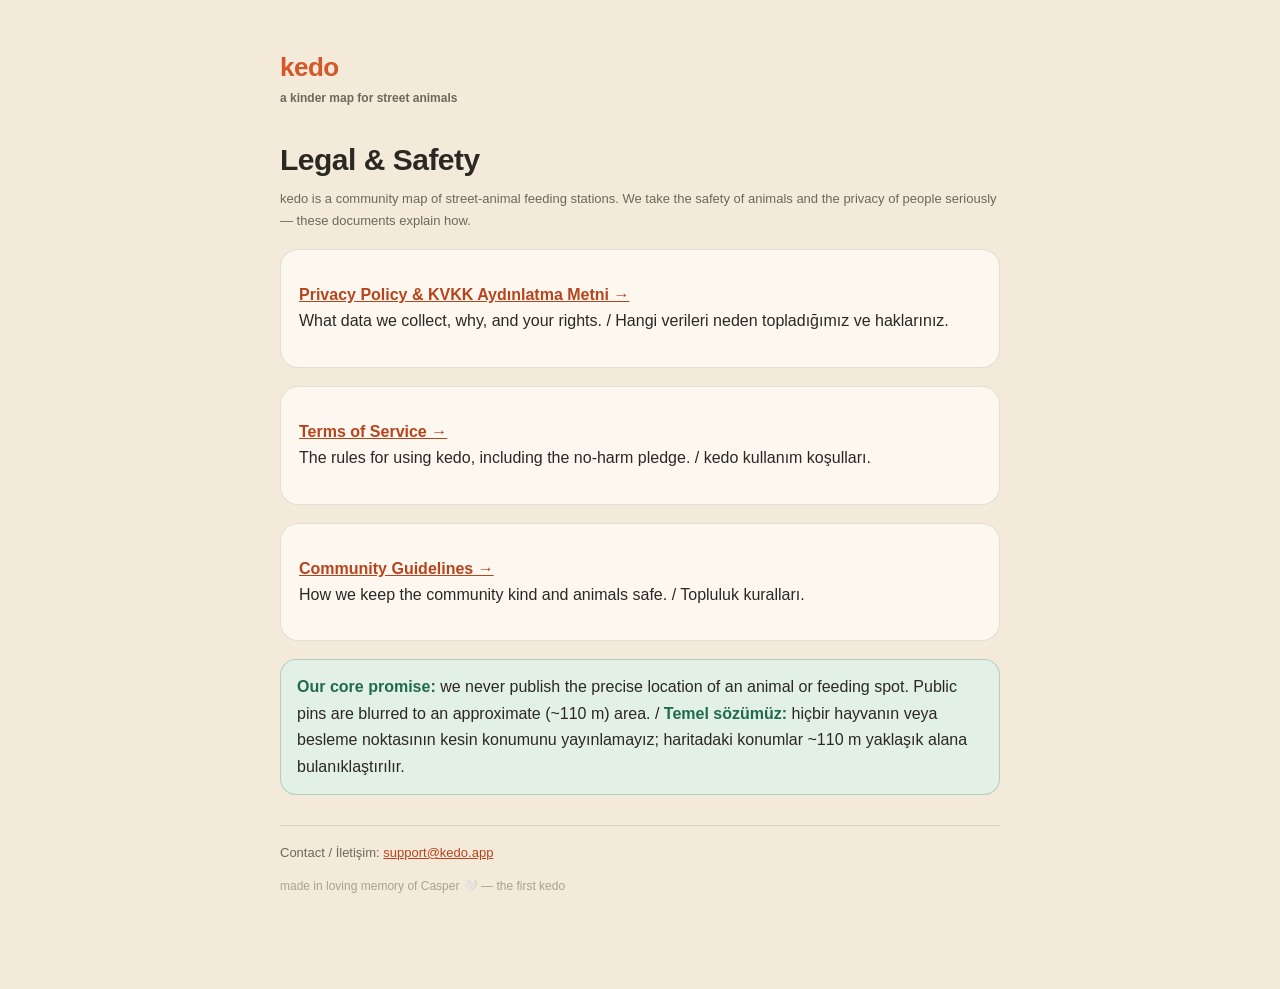
<file: index.html>
<!DOCTYPE html>
<html lang="en">
<head>
<meta charset="utf-8" />
<meta name="viewport" content="width=device-width, initial-scale=1" />
<title>kedo — Legal</title>
<link rel="stylesheet" href="style.css" />
</head>
<body>
<div class="wrap">
  <header class="site">
    <span class="brand">kedo<small>a kinder map for street animals</small></span>
  </header>

  <h1>Legal & Safety</h1>
  <p class="updated">kedo is a community map of street-animal feeding stations. We take the safety of
  animals and the privacy of people seriously — these documents explain how.</p>

  <div class="card">
    <p><a href="privacy.html"><strong>Privacy Policy &amp; KVKK Aydınlatma Metni →</strong></a><br/>
    What data we collect, why, and your rights. / Hangi verileri neden topladığımız ve haklarınız.</p>
  </div>
  <div class="card">
    <p><a href="terms.html"><strong>Terms of Service →</strong></a><br/>
    The rules for using kedo, including the no-harm pledge. / kedo kullanım koşulları.</p>
  </div>
  <div class="card">
    <p><a href="guidelines.html"><strong>Community Guidelines →</strong></a><br/>
    How we keep the community kind and animals safe. / Topluluk kuralları.</p>
  </div>

  <div class="callout">
    <strong>Our core promise:</strong> we never publish the precise location of an animal or feeding
    spot. Public pins are blurred to an approximate (~110&nbsp;m) area. /
    <strong>Temel sözümüz:</strong> hiçbir hayvanın veya besleme noktasının kesin konumunu yayınlamayız;
    haritadaki konumlar ~110&nbsp;m yaklaşık alana bulanıklaştırılır.
  </div>

  <footer>
    Contact / İletişim: <a href="mailto:support@kedo.app">support@kedo.app</a>
    <p style="margin-top:14px; opacity:.55; font-size:12px;">made in loving memory of Casper 🤍 — the first kedo</p>
  </footer>
</div>
</body>
</html>
</file>
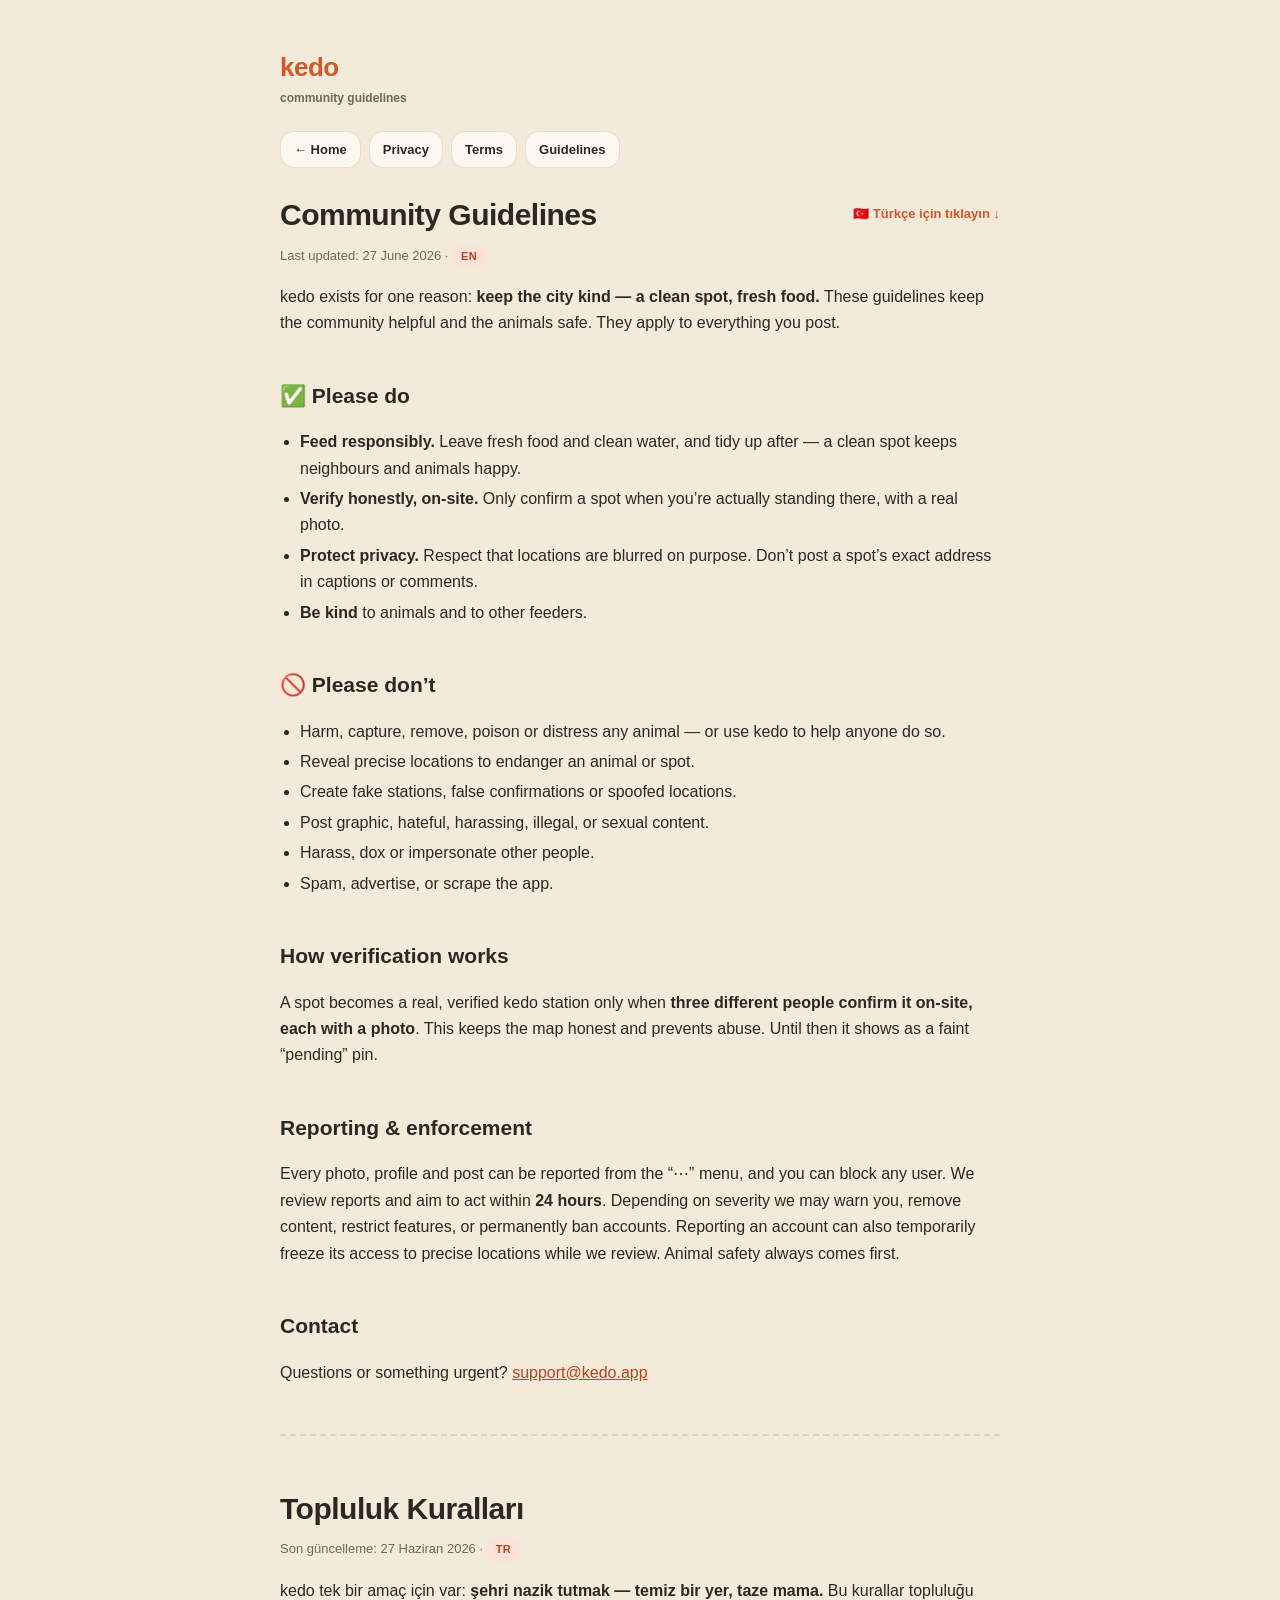
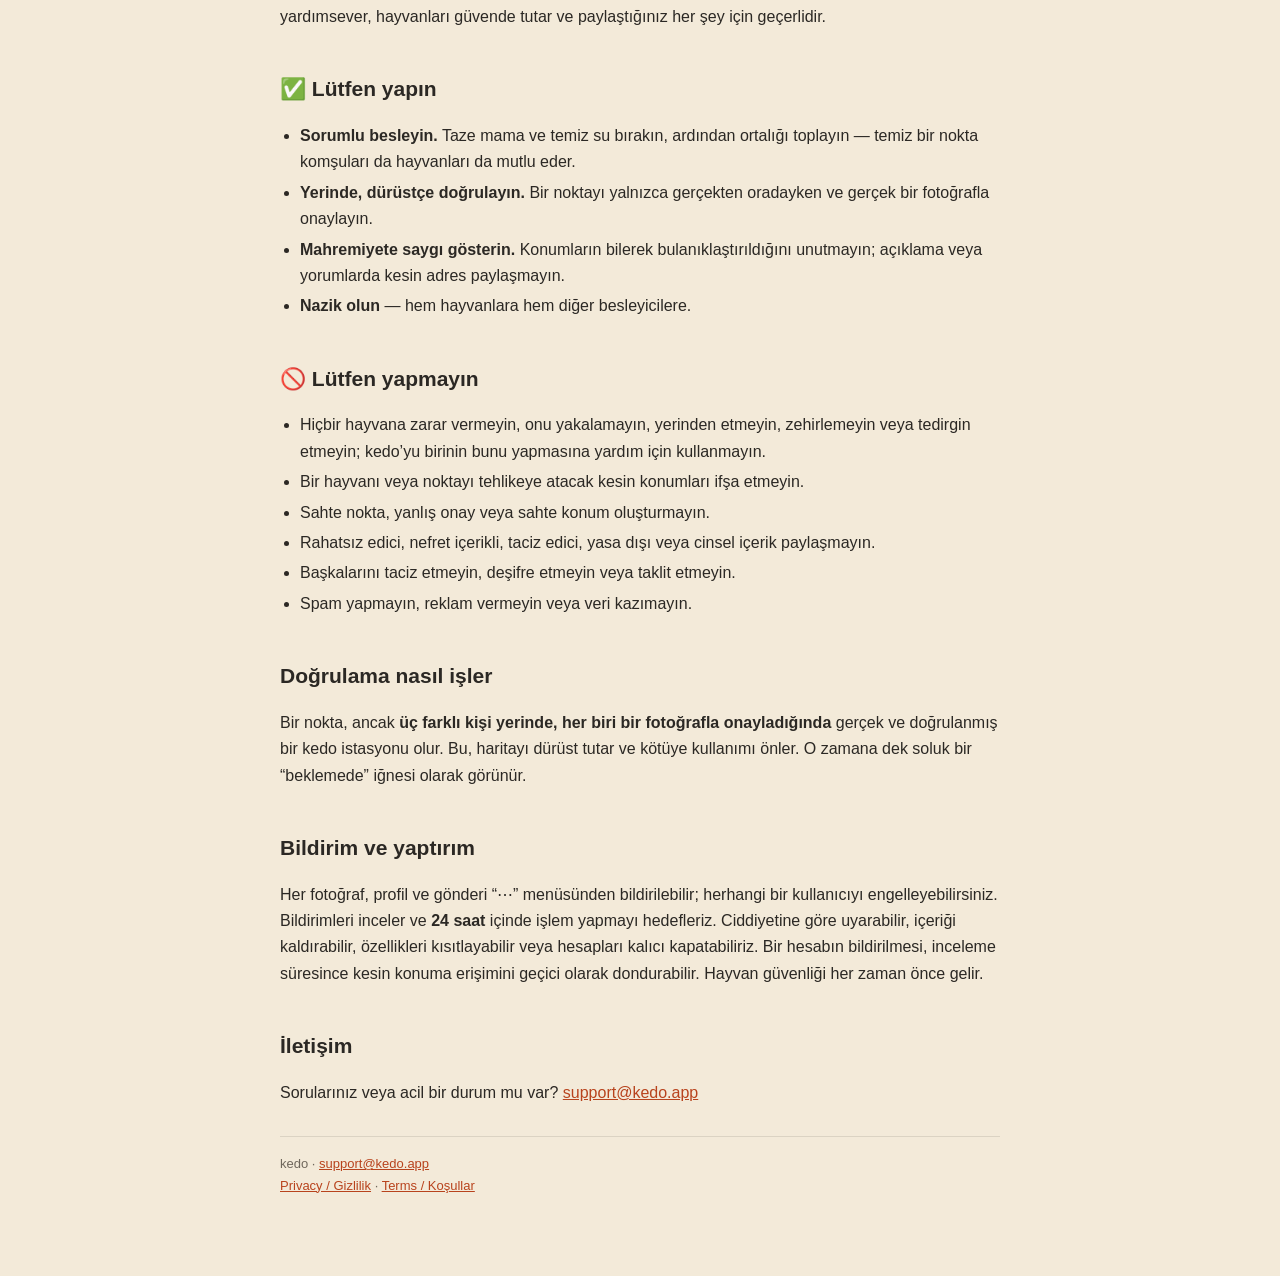
<file: guidelines.html>
<!DOCTYPE html>
<html lang="en">
<head>
<meta charset="utf-8" />
<meta name="viewport" content="width=device-width, initial-scale=1" />
<title>kedo — Community Guidelines / Topluluk Kuralları</title>
<link rel="stylesheet" href="style.css" />
</head>
<body>
<div class="wrap">
  <header class="site"><span class="brand">kedo<small>community guidelines</small></span></header>
  <nav class="top">
    <a href="index.html">← Home</a>
    <a href="privacy.html">Privacy</a>
    <a href="terms.html">Terms</a>
    <a href="guidelines.html">Guidelines</a>
  </nav>

  <p class="lang"><a href="#tr">🇹🇷 Türkçe için tıklayın ↓</a></p>

  <!-- ENGLISH -->
  <h1 id="en">Community Guidelines</h1>
  <p class="updated">Last updated: 27 June 2026 · <span class="pill">EN</span></p>

  <p>kedo exists for one reason: <strong>keep the city kind — a clean spot, fresh food.</strong> These
  guidelines keep the community helpful and the animals safe. They apply to everything you post.</p>

  <h2>✅ Please do</h2>
  <ul>
    <li><strong>Feed responsibly.</strong> Leave fresh food and clean water, and tidy up after — a clean spot keeps neighbours and animals happy.</li>
    <li><strong>Verify honestly, on-site.</strong> Only confirm a spot when you’re actually standing there, with a real photo.</li>
    <li><strong>Protect privacy.</strong> Respect that locations are blurred on purpose. Don’t post a spot’s exact address in captions or comments.</li>
    <li><strong>Be kind</strong> to animals and to other feeders.</li>
  </ul>

  <h2>🚫 Please don’t</h2>
  <ul>
    <li>Harm, capture, remove, poison or distress any animal — or use kedo to help anyone do so.</li>
    <li>Reveal precise locations to endanger an animal or spot.</li>
    <li>Create fake stations, false confirmations or spoofed locations.</li>
    <li>Post graphic, hateful, harassing, illegal, or sexual content.</li>
    <li>Harass, dox or impersonate other people.</li>
    <li>Spam, advertise, or scrape the app.</li>
  </ul>

  <h2>How verification works</h2>
  <p>A spot becomes a real, verified kedo station only when <strong>three different people confirm it
  on-site, each with a photo</strong>. This keeps the map honest and prevents abuse. Until then it shows
  as a faint “pending” pin.</p>

  <h2>Reporting & enforcement</h2>
  <p>Every photo, profile and post can be reported from the “⋯” menu, and you can block any user.
  We review reports and aim to act within <strong>24 hours</strong>. Depending on severity we may warn
  you, remove content, restrict features, or permanently ban accounts. Reporting an account can also
  temporarily freeze its access to precise locations while we review. Animal safety always comes first.</p>

  <h2>Contact</h2>
  <p>Questions or something urgent? <a href="mailto:support@kedo.app">support@kedo.app</a></p>

  <hr class="div" />

  <!-- TÜRKÇE -->
  <h1 id="tr">Topluluk Kuralları</h1>
  <p class="updated">Son güncelleme: 27 Haziran 2026 · <span class="pill">TR</span></p>

  <p>kedo tek bir amaç için var: <strong>şehri nazik tutmak — temiz bir yer, taze mama.</strong> Bu
  kurallar topluluğu yardımsever, hayvanları güvende tutar ve paylaştığınız her şey için geçerlidir.</p>

  <h2>✅ Lütfen yapın</h2>
  <ul>
    <li><strong>Sorumlu besleyin.</strong> Taze mama ve temiz su bırakın, ardından ortalığı toplayın — temiz bir nokta komşuları da hayvanları da mutlu eder.</li>
    <li><strong>Yerinde, dürüstçe doğrulayın.</strong> Bir noktayı yalnızca gerçekten oradayken ve gerçek bir fotoğrafla onaylayın.</li>
    <li><strong>Mahremiyete saygı gösterin.</strong> Konumların bilerek bulanıklaştırıldığını unutmayın; açıklama veya yorumlarda kesin adres paylaşmayın.</li>
    <li><strong>Nazik olun</strong> — hem hayvanlara hem diğer besleyicilere.</li>
  </ul>

  <h2>🚫 Lütfen yapmayın</h2>
  <ul>
    <li>Hiçbir hayvana zarar vermeyin, onu yakalamayın, yerinden etmeyin, zehirlemeyin veya tedirgin etmeyin; kedo’yu birinin bunu yapmasına yardım için kullanmayın.</li>
    <li>Bir hayvanı veya noktayı tehlikeye atacak kesin konumları ifşa etmeyin.</li>
    <li>Sahte nokta, yanlış onay veya sahte konum oluşturmayın.</li>
    <li>Rahatsız edici, nefret içerikli, taciz edici, yasa dışı veya cinsel içerik paylaşmayın.</li>
    <li>Başkalarını taciz etmeyin, deşifre etmeyin veya taklit etmeyin.</li>
    <li>Spam yapmayın, reklam vermeyin veya veri kazımayın.</li>
  </ul>

  <h2>Doğrulama nasıl işler</h2>
  <p>Bir nokta, ancak <strong>üç farklı kişi yerinde, her biri bir fotoğrafla onayladığında</strong>
  gerçek ve doğrulanmış bir kedo istasyonu olur. Bu, haritayı dürüst tutar ve kötüye kullanımı önler. O
  zamana dek soluk bir “beklemede” iğnesi olarak görünür.</p>

  <h2>Bildirim ve yaptırım</h2>
  <p>Her fotoğraf, profil ve gönderi “⋯” menüsünden bildirilebilir; herhangi bir kullanıcıyı
  engelleyebilirsiniz. Bildirimleri inceler ve <strong>24 saat</strong> içinde işlem yapmayı hedefleriz.
  Ciddiyetine göre uyarabilir, içeriği kaldırabilir, özellikleri kısıtlayabilir veya hesapları kalıcı
  kapatabiliriz. Bir hesabın bildirilmesi, inceleme süresince kesin konuma erişimini geçici olarak
  dondurabilir. Hayvan güvenliği her zaman önce gelir.</p>

  <h2>İletişim</h2>
  <p>Sorularınız veya acil bir durum mu var? <a href="mailto:support@kedo.app">support@kedo.app</a></p>

  <footer>
    kedo · <a href="mailto:support@kedo.app">support@kedo.app</a><br/>
    <a href="privacy.html">Privacy / Gizlilik</a> · <a href="terms.html">Terms / Koşullar</a>
  </footer>
</div>
</body>
</html>
</file>
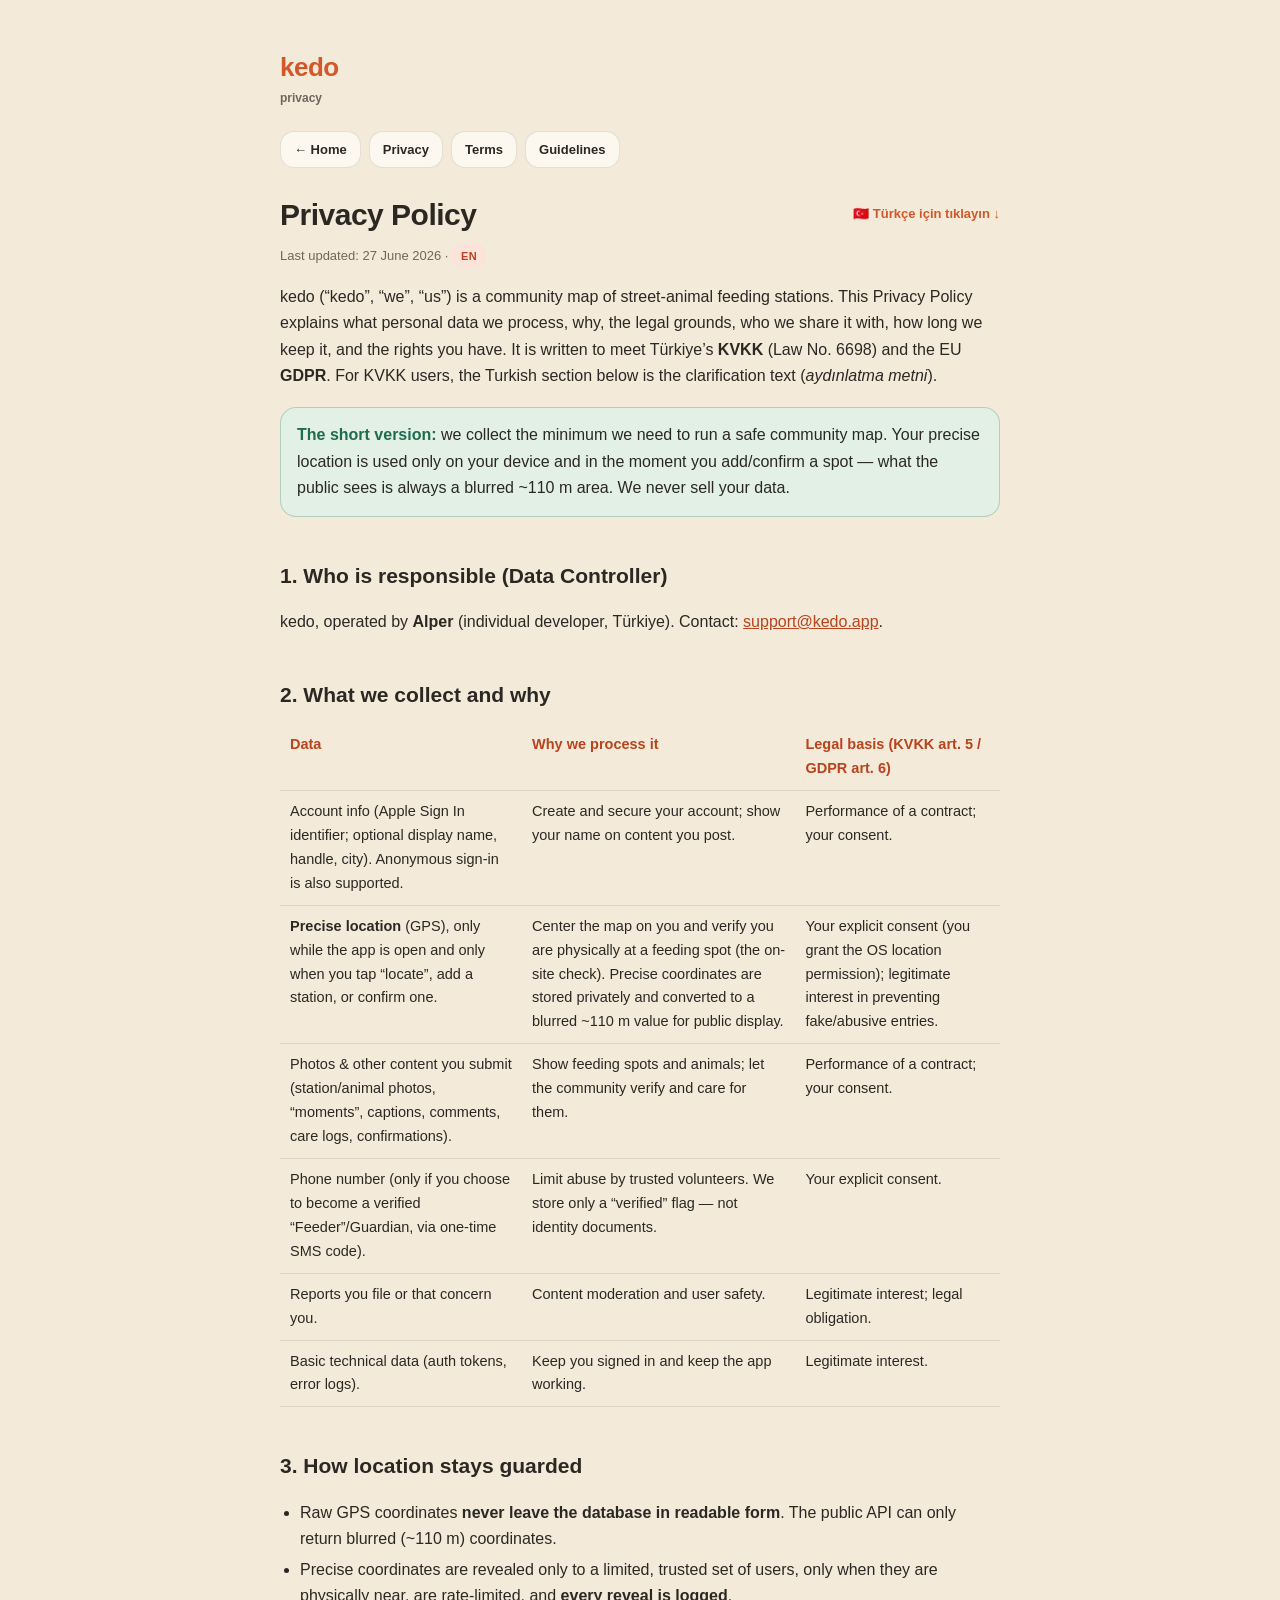
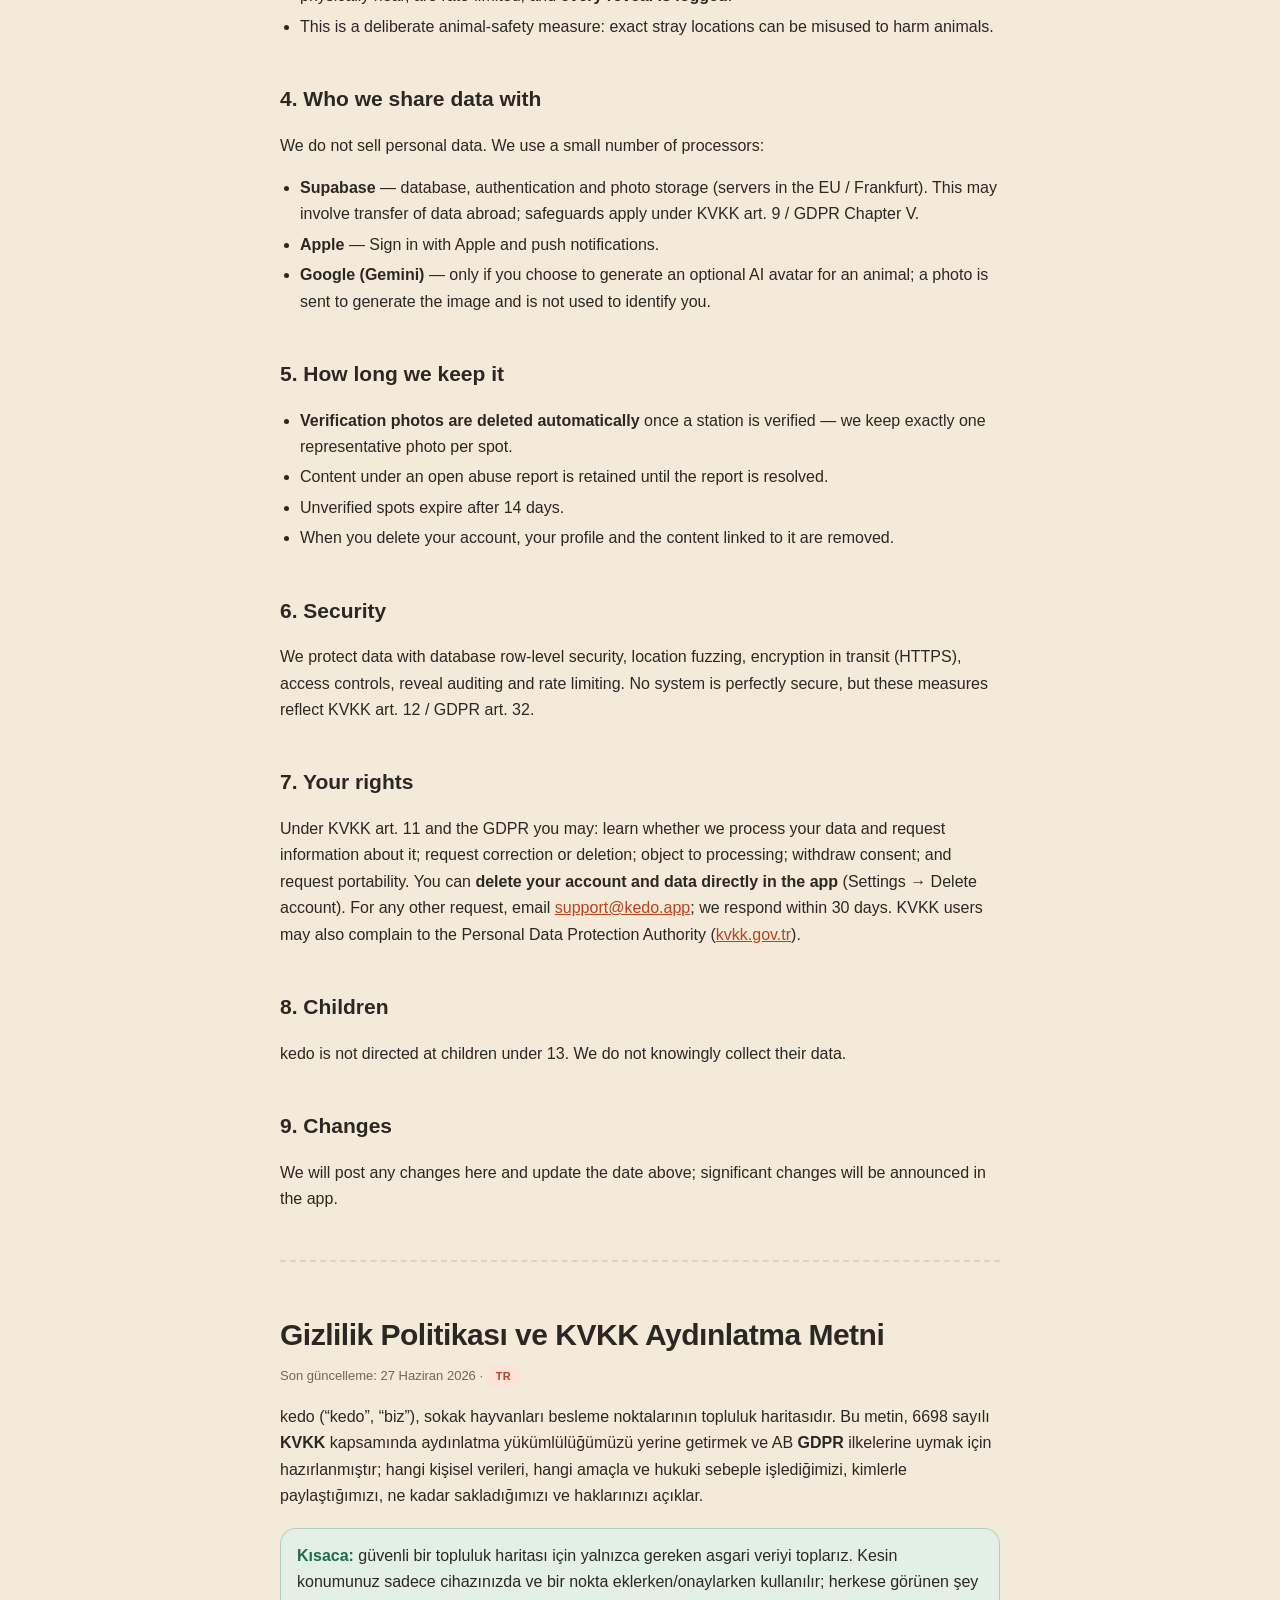
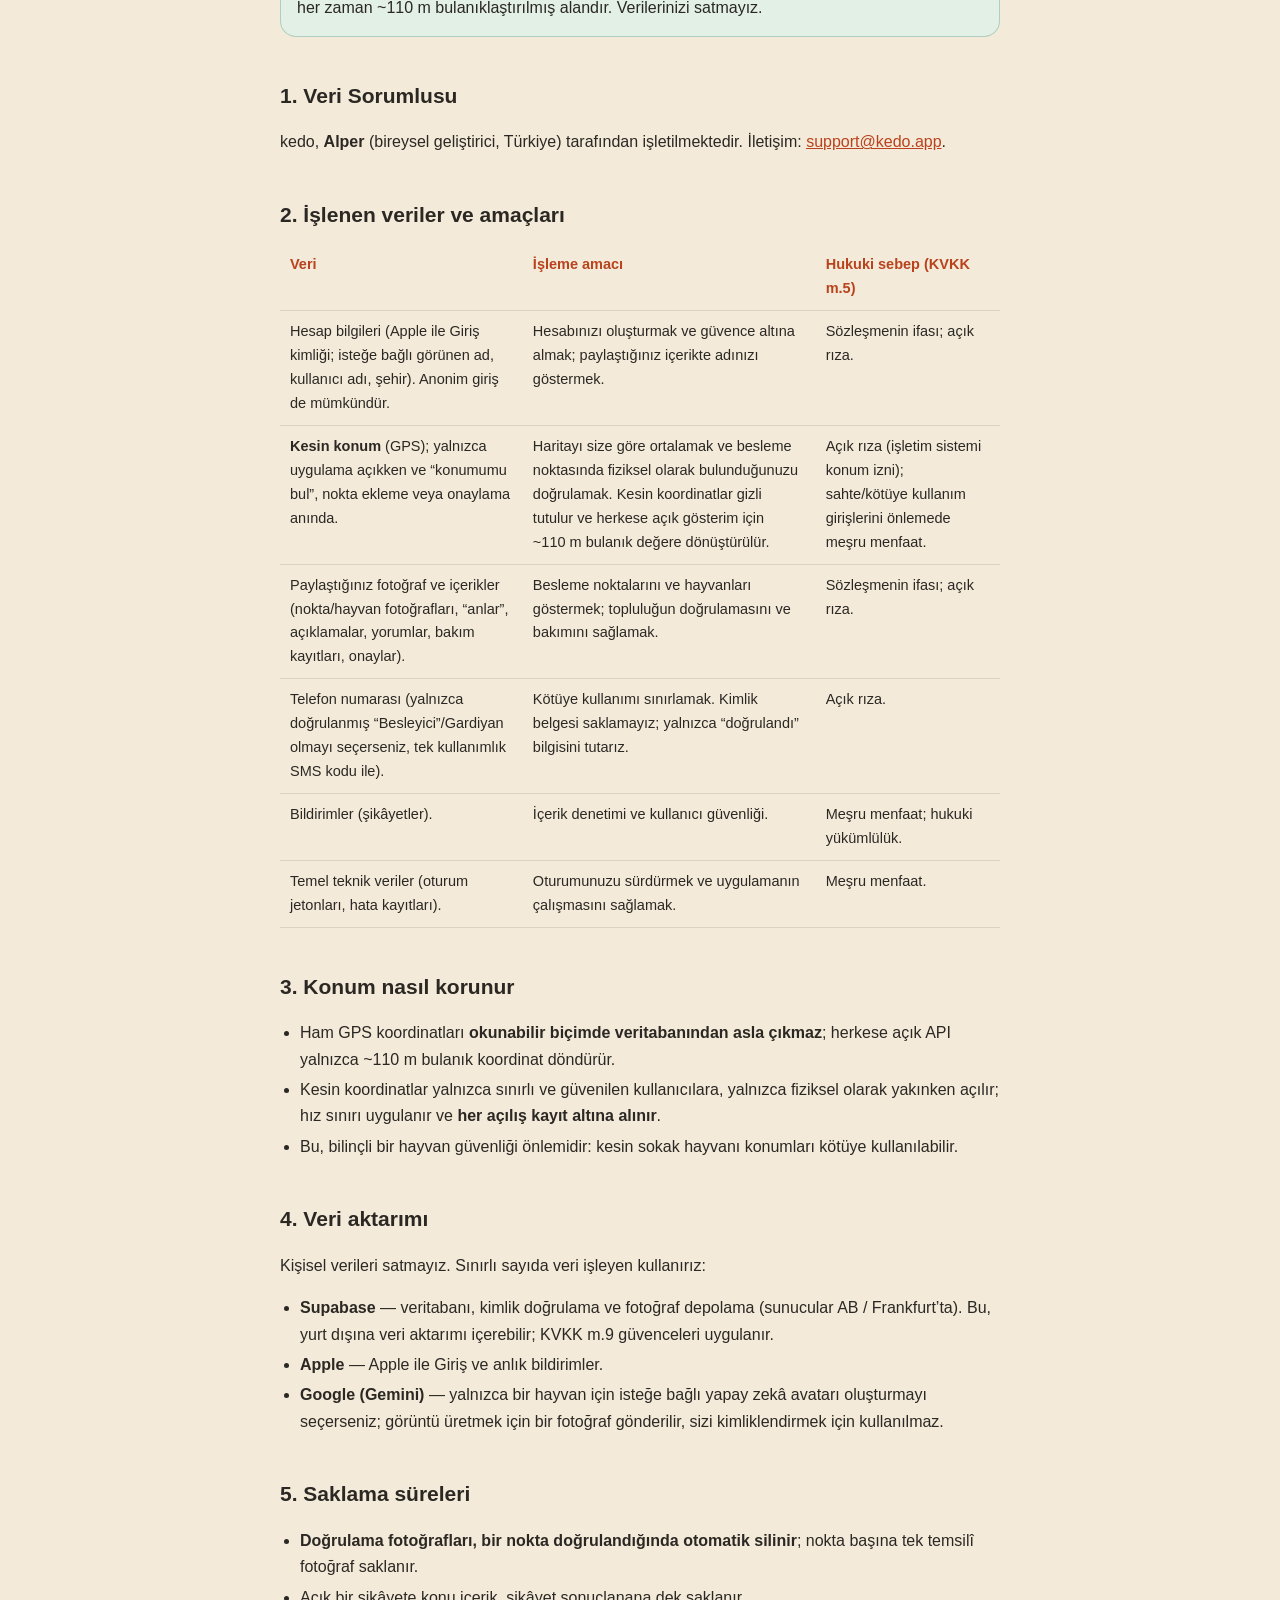
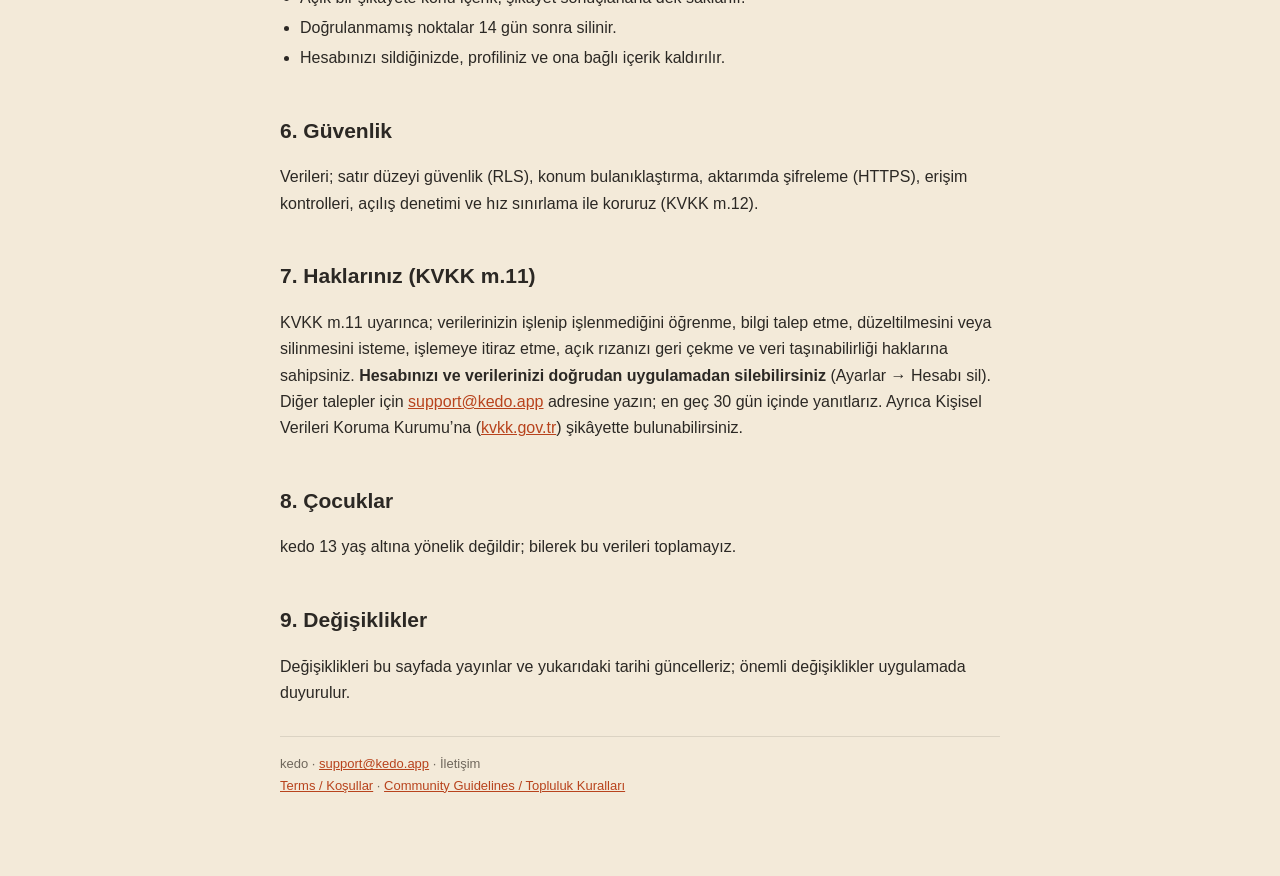
<file: privacy.html>
<!DOCTYPE html>
<html lang="en">
<head>
<meta charset="utf-8" />
<meta name="viewport" content="width=device-width, initial-scale=1" />
<title>kedo — Privacy Policy / Gizlilik Politikası</title>
<link rel="stylesheet" href="style.css" />
</head>
<body>
<div class="wrap">
  <header class="site"><span class="brand">kedo<small>privacy</small></span></header>
  <nav class="top">
    <a href="index.html">← Home</a>
    <a href="privacy.html">Privacy</a>
    <a href="terms.html">Terms</a>
    <a href="guidelines.html">Guidelines</a>
  </nav>

  <p class="lang"><a href="#tr">🇹🇷 Türkçe için tıklayın ↓</a></p>

  <!-- ================= ENGLISH ================= -->
  <h1 id="en">Privacy Policy</h1>
  <p class="updated">Last updated: 27 June 2026 · <span class="pill">EN</span></p>

  <p>kedo (“kedo”, “we”, “us”) is a community map of street-animal feeding stations. This Privacy
  Policy explains what personal data we process, why, the legal grounds, who we share it with, how long
  we keep it, and the rights you have. It is written to meet Türkiye’s <strong>KVKK</strong> (Law No.
  6698) and the EU <strong>GDPR</strong>. For KVKK users, the Turkish section below is the clarification
  text (<em>aydınlatma metni</em>).</p>

  <div class="callout"><strong>The short version:</strong> we collect the minimum we need to run a safe
  community map. Your precise location is used only on your device and in the moment you add/confirm a
  spot — what the public sees is always a blurred ~110&nbsp;m area. We never sell your data.</div>

  <h2>1. Who is responsible (Data Controller)</h2>
  <p>kedo, operated by <strong>Alper</strong> (individual developer, Türkiye). Contact:
  <a href="mailto:support@kedo.app">support@kedo.app</a>.</p>

  <h2>2. What we collect and why</h2>
  <table>
    <tr><th>Data</th><th>Why we process it</th><th>Legal basis (KVKK art. 5 / GDPR art. 6)</th></tr>
    <tr><td>Account info (Apple Sign In identifier; optional display name, handle, city). Anonymous sign-in is also supported.</td><td>Create and secure your account; show your name on content you post.</td><td>Performance of a contract; your consent.</td></tr>
    <tr><td><strong>Precise location</strong> (GPS), only while the app is open and only when you tap “locate”, add a station, or confirm one.</td><td>Center the map on you and verify you are physically at a feeding spot (the on-site check). Precise coordinates are stored privately and converted to a blurred ~110&nbsp;m value for public display.</td><td>Your explicit consent (you grant the OS location permission); legitimate interest in preventing fake/abusive entries.</td></tr>
    <tr><td>Photos & other content you submit (station/animal photos, “moments”, captions, comments, care logs, confirmations).</td><td>Show feeding spots and animals; let the community verify and care for them.</td><td>Performance of a contract; your consent.</td></tr>
    <tr><td>Phone number (only if you choose to become a verified “Feeder”/Guardian, via one-time SMS code).</td><td>Limit abuse by trusted volunteers. We store only a “verified” flag — not identity documents.</td><td>Your explicit consent.</td></tr>
    <tr><td>Reports you file or that concern you.</td><td>Content moderation and user safety.</td><td>Legitimate interest; legal obligation.</td></tr>
    <tr><td>Basic technical data (auth tokens, error logs).</td><td>Keep you signed in and keep the app working.</td><td>Legitimate interest.</td></tr>
  </table>

  <h2>3. How location stays guarded</h2>
  <ul>
    <li>Raw GPS coordinates <strong>never leave the database in readable form</strong>. The public API can only return blurred (~110&nbsp;m) coordinates.</li>
    <li>Precise coordinates are revealed only to a limited, trusted set of users, only when they are physically near, are rate-limited, and <strong>every reveal is logged</strong>.</li>
    <li>This is a deliberate animal-safety measure: exact stray locations can be misused to harm animals.</li>
  </ul>

  <h2>4. Who we share data with</h2>
  <p>We do not sell personal data. We use a small number of processors:</p>
  <ul>
    <li><strong>Supabase</strong> — database, authentication and photo storage (servers in the EU / Frankfurt). This may involve transfer of data abroad; safeguards apply under KVKK art. 9 / GDPR Chapter V.</li>
    <li><strong>Apple</strong> — Sign in with Apple and push notifications.</li>
    <li><strong>Google (Gemini)</strong> — only if you choose to generate an optional AI avatar for an animal; a photo is sent to generate the image and is not used to identify you.</li>
  </ul>

  <h2>5. How long we keep it</h2>
  <ul>
    <li><strong>Verification photos are deleted automatically</strong> once a station is verified — we keep exactly one representative photo per spot.</li>
    <li>Content under an open abuse report is retained until the report is resolved.</li>
    <li>Unverified spots expire after 14 days.</li>
    <li>When you delete your account, your profile and the content linked to it are removed.</li>
  </ul>

  <h2>6. Security</h2>
  <p>We protect data with database row-level security, location fuzzing, encryption in transit (HTTPS),
  access controls, reveal auditing and rate limiting. No system is perfectly secure, but these measures
  reflect KVKK art. 12 / GDPR art. 32.</p>

  <h2>7. Your rights</h2>
  <p>Under KVKK art. 11 and the GDPR you may: learn whether we process your data and request information
  about it; request correction or deletion; object to processing; withdraw consent; and request
  portability. You can <strong>delete your account and data directly in the app</strong>
  (Settings → Delete account). For any other request, email
  <a href="mailto:support@kedo.app">support@kedo.app</a>; we respond within 30 days. KVKK users may also
  complain to the Personal Data Protection Authority (<a href="https://www.kvkk.gov.tr">kvkk.gov.tr</a>).</p>

  <h2>8. Children</h2>
  <p>kedo is not directed at children under 13. We do not knowingly collect their data.</p>

  <h2>9. Changes</h2>
  <p>We will post any changes here and update the date above; significant changes will be announced in the app.</p>

  <hr class="div" />

  <!-- ================= TÜRKÇE ================= -->
  <h1 id="tr">Gizlilik Politikası ve KVKK Aydınlatma Metni</h1>
  <p class="updated">Son güncelleme: 27 Haziran 2026 · <span class="pill">TR</span></p>

  <p>kedo (“kedo”, “biz”), sokak hayvanları besleme noktalarının topluluk haritasıdır. Bu metin, 6698
  sayılı <strong>KVKK</strong> kapsamında aydınlatma yükümlülüğümüzü yerine getirmek ve AB
  <strong>GDPR</strong> ilkelerine uymak için hazırlanmıştır; hangi kişisel verileri, hangi amaçla ve
  hukuki sebeple işlediğimizi, kimlerle paylaştığımızı, ne kadar sakladığımızı ve haklarınızı açıklar.</p>

  <div class="callout"><strong>Kısaca:</strong> güvenli bir topluluk haritası için yalnızca gereken
  asgari veriyi toplarız. Kesin konumunuz sadece cihazınızda ve bir nokta eklerken/onaylarken
  kullanılır; herkese görünen şey her zaman ~110&nbsp;m bulanıklaştırılmış alandır. Verilerinizi satmayız.</div>

  <h2>1. Veri Sorumlusu</h2>
  <p>kedo, <strong>Alper</strong> (bireysel geliştirici, Türkiye) tarafından işletilmektedir. İletişim:
  <a href="mailto:support@kedo.app">support@kedo.app</a>.</p>

  <h2>2. İşlenen veriler ve amaçları</h2>
  <table>
    <tr><th>Veri</th><th>İşleme amacı</th><th>Hukuki sebep (KVKK m.5)</th></tr>
    <tr><td>Hesap bilgileri (Apple ile Giriş kimliği; isteğe bağlı görünen ad, kullanıcı adı, şehir). Anonim giriş de mümkündür.</td><td>Hesabınızı oluşturmak ve güvence altına almak; paylaştığınız içerikte adınızı göstermek.</td><td>Sözleşmenin ifası; açık rıza.</td></tr>
    <tr><td><strong>Kesin konum</strong> (GPS); yalnızca uygulama açıkken ve “konumumu bul”, nokta ekleme veya onaylama anında.</td><td>Haritayı size göre ortalamak ve besleme noktasında fiziksel olarak bulunduğunuzu doğrulamak. Kesin koordinatlar gizli tutulur ve herkese açık gösterim için ~110&nbsp;m bulanık değere dönüştürülür.</td><td>Açık rıza (işletim sistemi konum izni); sahte/kötüye kullanım girişlerini önlemede meşru menfaat.</td></tr>
    <tr><td>Paylaştığınız fotoğraf ve içerikler (nokta/hayvan fotoğrafları, “anlar”, açıklamalar, yorumlar, bakım kayıtları, onaylar).</td><td>Besleme noktalarını ve hayvanları göstermek; topluluğun doğrulamasını ve bakımını sağlamak.</td><td>Sözleşmenin ifası; açık rıza.</td></tr>
    <tr><td>Telefon numarası (yalnızca doğrulanmış “Besleyici”/Gardiyan olmayı seçerseniz, tek kullanımlık SMS kodu ile).</td><td>Kötüye kullanımı sınırlamak. Kimlik belgesi saklamayız; yalnızca “doğrulandı” bilgisini tutarız.</td><td>Açık rıza.</td></tr>
    <tr><td>Bildirimler (şikâyetler).</td><td>İçerik denetimi ve kullanıcı güvenliği.</td><td>Meşru menfaat; hukuki yükümlülük.</td></tr>
    <tr><td>Temel teknik veriler (oturum jetonları, hata kayıtları).</td><td>Oturumunuzu sürdürmek ve uygulamanın çalışmasını sağlamak.</td><td>Meşru menfaat.</td></tr>
  </table>

  <h2>3. Konum nasıl korunur</h2>
  <ul>
    <li>Ham GPS koordinatları <strong>okunabilir biçimde veritabanından asla çıkmaz</strong>; herkese açık API yalnızca ~110&nbsp;m bulanık koordinat döndürür.</li>
    <li>Kesin koordinatlar yalnızca sınırlı ve güvenilen kullanıcılara, yalnızca fiziksel olarak yakınken açılır; hız sınırı uygulanır ve <strong>her açılış kayıt altına alınır</strong>.</li>
    <li>Bu, bilinçli bir hayvan güvenliği önlemidir: kesin sokak hayvanı konumları kötüye kullanılabilir.</li>
  </ul>

  <h2>4. Veri aktarımı</h2>
  <p>Kişisel verileri satmayız. Sınırlı sayıda veri işleyen kullanırız:</p>
  <ul>
    <li><strong>Supabase</strong> — veritabanı, kimlik doğrulama ve fotoğraf depolama (sunucular AB / Frankfurt’ta). Bu, yurt dışına veri aktarımı içerebilir; KVKK m.9 güvenceleri uygulanır.</li>
    <li><strong>Apple</strong> — Apple ile Giriş ve anlık bildirimler.</li>
    <li><strong>Google (Gemini)</strong> — yalnızca bir hayvan için isteğe bağlı yapay zekâ avatarı oluşturmayı seçerseniz; görüntü üretmek için bir fotoğraf gönderilir, sizi kimliklendirmek için kullanılmaz.</li>
  </ul>

  <h2>5. Saklama süreleri</h2>
  <ul>
    <li><strong>Doğrulama fotoğrafları, bir nokta doğrulandığında otomatik silinir</strong>; nokta başına tek temsilî fotoğraf saklanır.</li>
    <li>Açık bir şikâyete konu içerik, şikâyet sonuçlanana dek saklanır.</li>
    <li>Doğrulanmamış noktalar 14 gün sonra silinir.</li>
    <li>Hesabınızı sildiğinizde, profiliniz ve ona bağlı içerik kaldırılır.</li>
  </ul>

  <h2>6. Güvenlik</h2>
  <p>Verileri; satır düzeyi güvenlik (RLS), konum bulanıklaştırma, aktarımda şifreleme (HTTPS), erişim
  kontrolleri, açılış denetimi ve hız sınırlama ile koruruz (KVKK m.12).</p>

  <h2>7. Haklarınız (KVKK m.11)</h2>
  <p>KVKK m.11 uyarınca; verilerinizin işlenip işlenmediğini öğrenme, bilgi talep etme, düzeltilmesini
  veya silinmesini isteme, işlemeye itiraz etme, açık rızanızı geri çekme ve veri taşınabilirliği
  haklarına sahipsiniz. <strong>Hesabınızı ve verilerinizi doğrudan uygulamadan silebilirsiniz</strong>
  (Ayarlar → Hesabı sil). Diğer talepler için <a href="mailto:support@kedo.app">support@kedo.app</a>
  adresine yazın; en geç 30 gün içinde yanıtlarız. Ayrıca Kişisel Verileri Koruma Kurumu’na
  (<a href="https://www.kvkk.gov.tr">kvkk.gov.tr</a>) şikâyette bulunabilirsiniz.</p>

  <h2>8. Çocuklar</h2>
  <p>kedo 13 yaş altına yönelik değildir; bilerek bu verileri toplamayız.</p>

  <h2>9. Değişiklikler</h2>
  <p>Değişiklikleri bu sayfada yayınlar ve yukarıdaki tarihi güncelleriz; önemli değişiklikler uygulamada duyurulur.</p>

  <footer>
    kedo · <a href="mailto:support@kedo.app">support@kedo.app</a> · İletişim<br/>
    <a href="terms.html">Terms / Koşullar</a> · <a href="guidelines.html">Community Guidelines / Topluluk Kuralları</a>
  </footer>
</div>
</body>
</html>
</file>
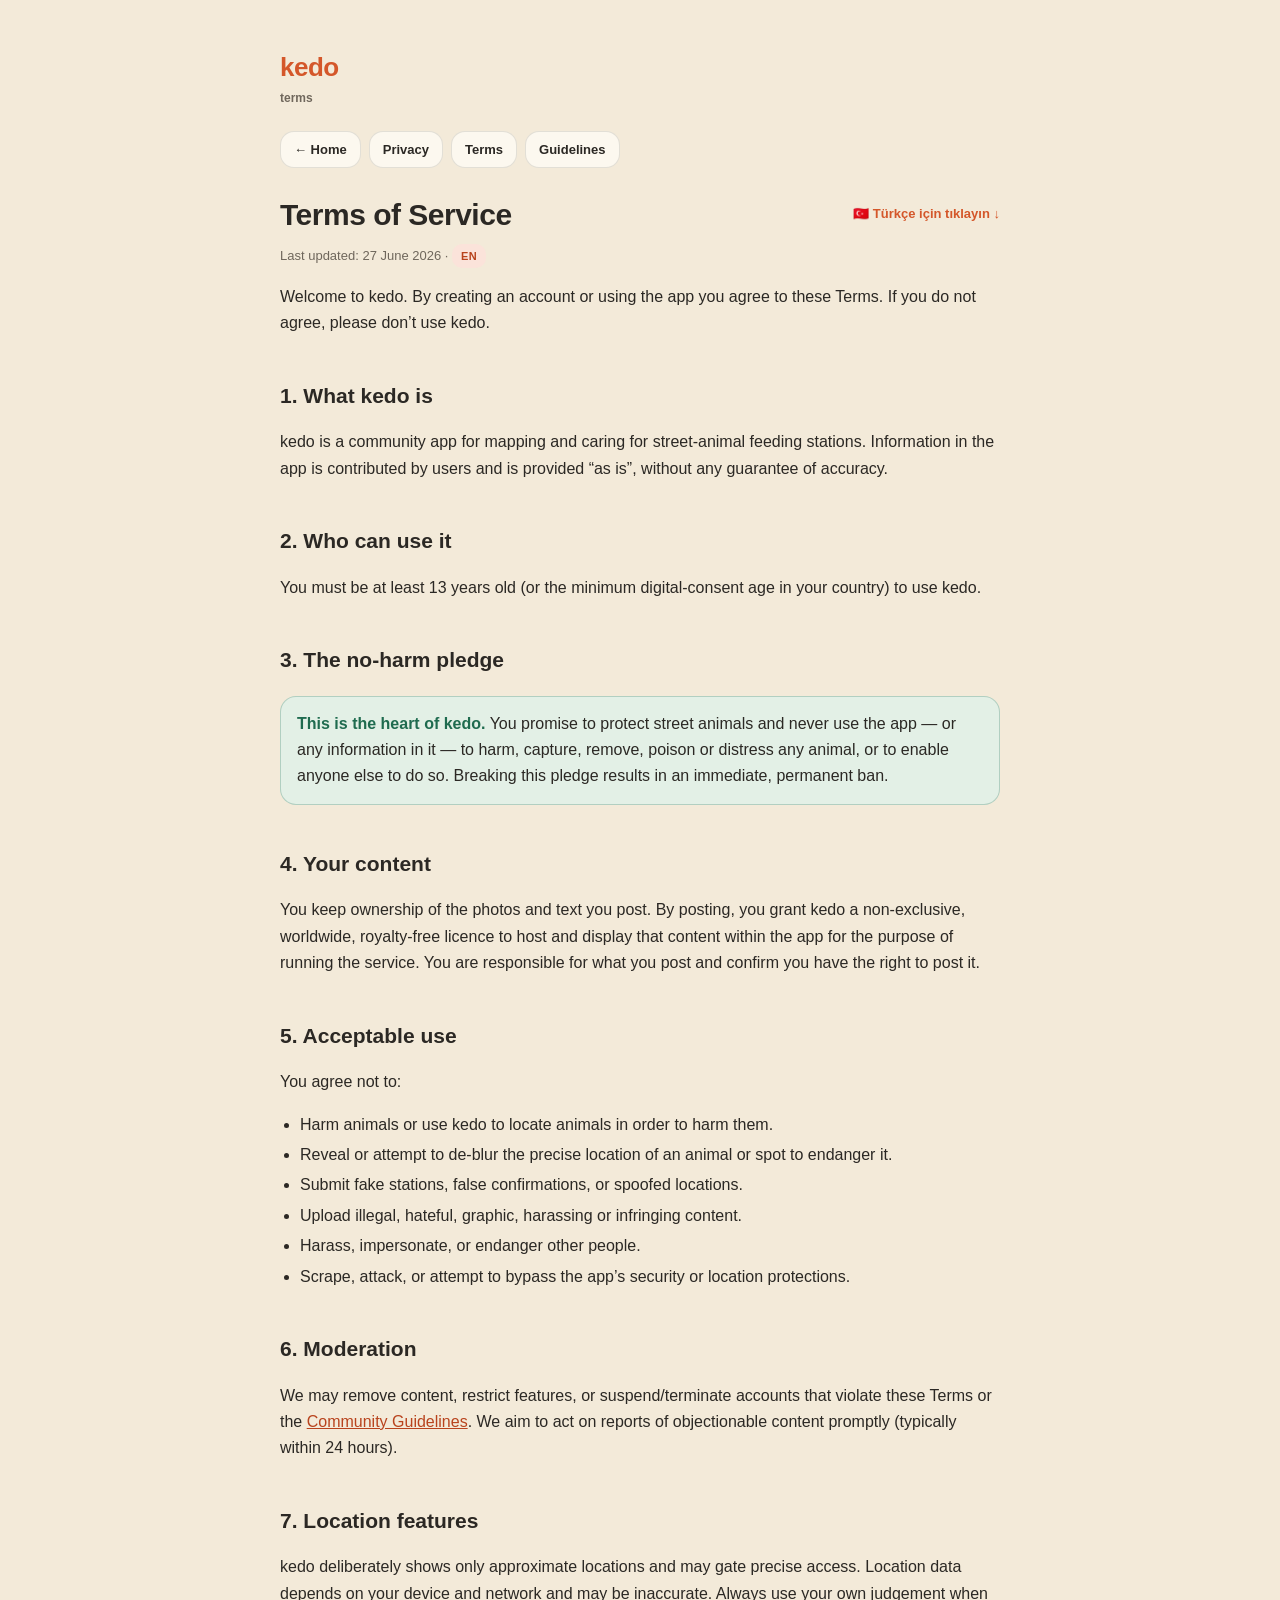
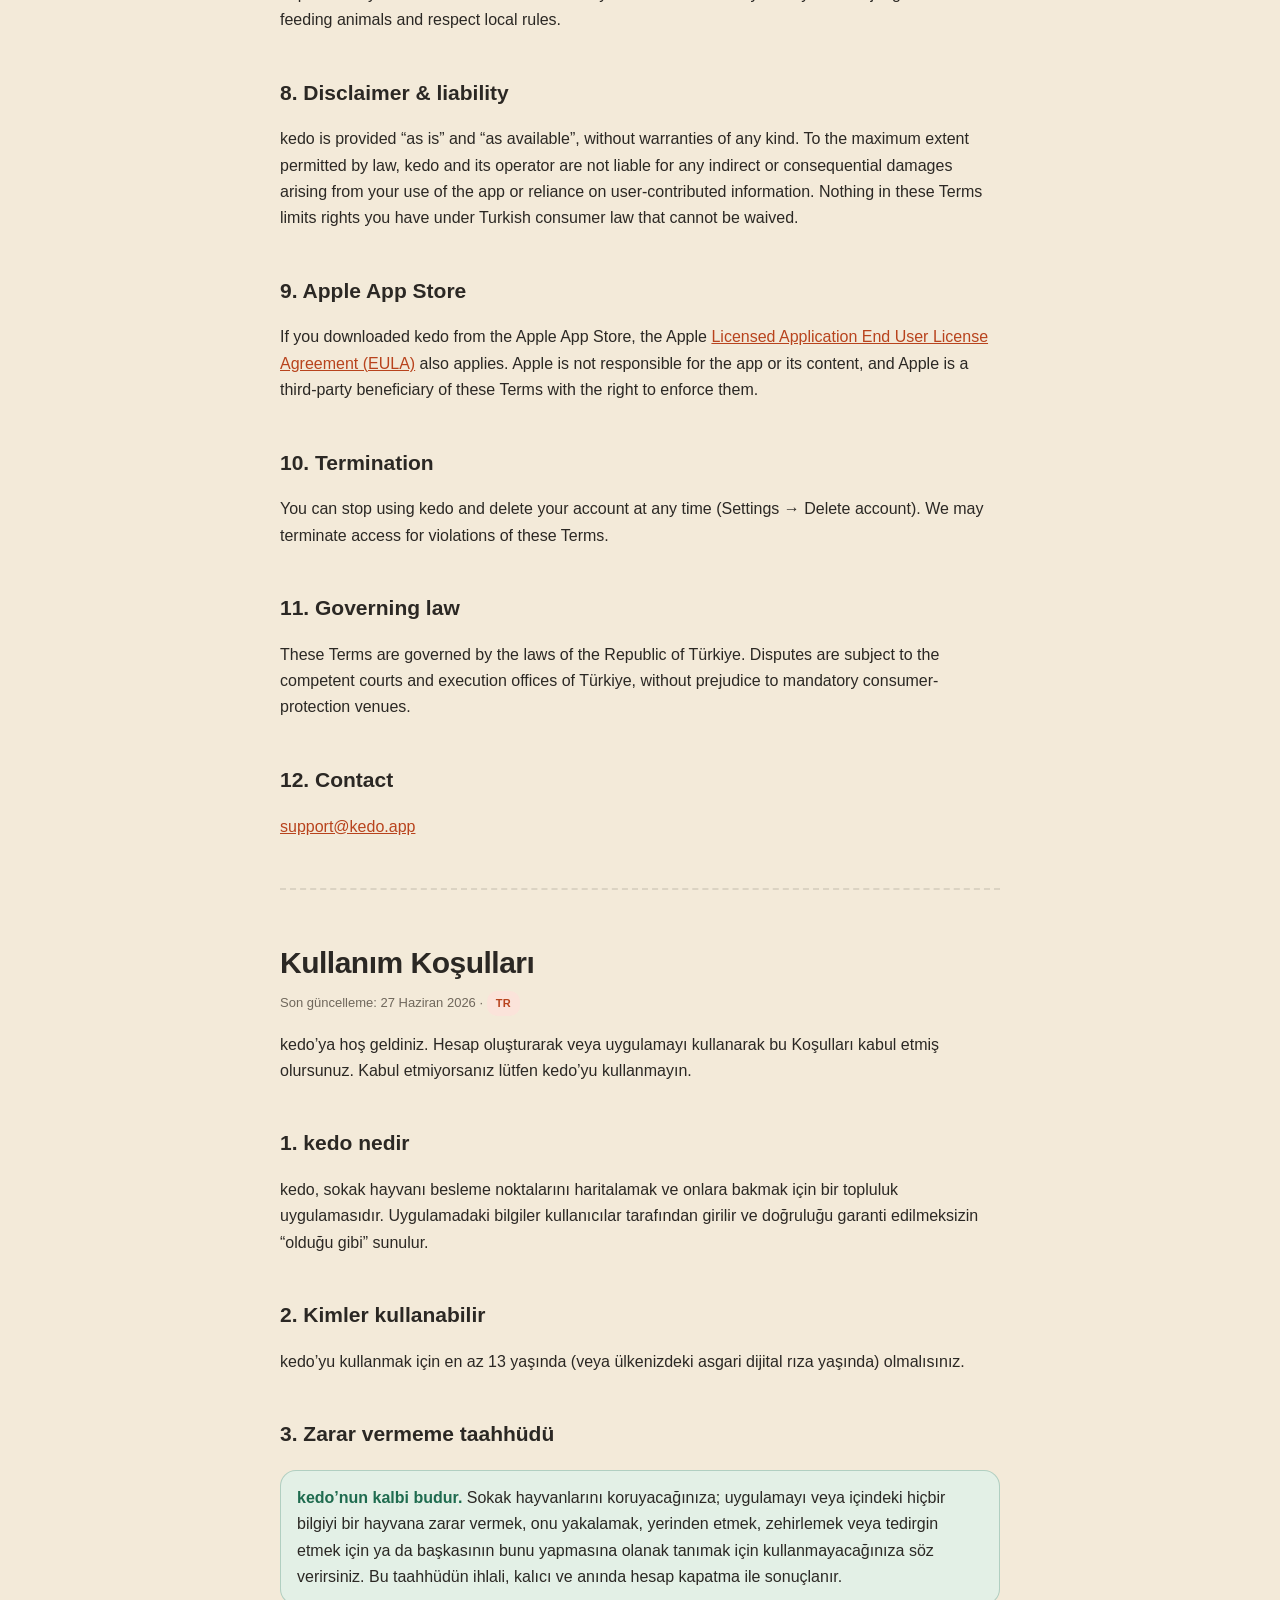
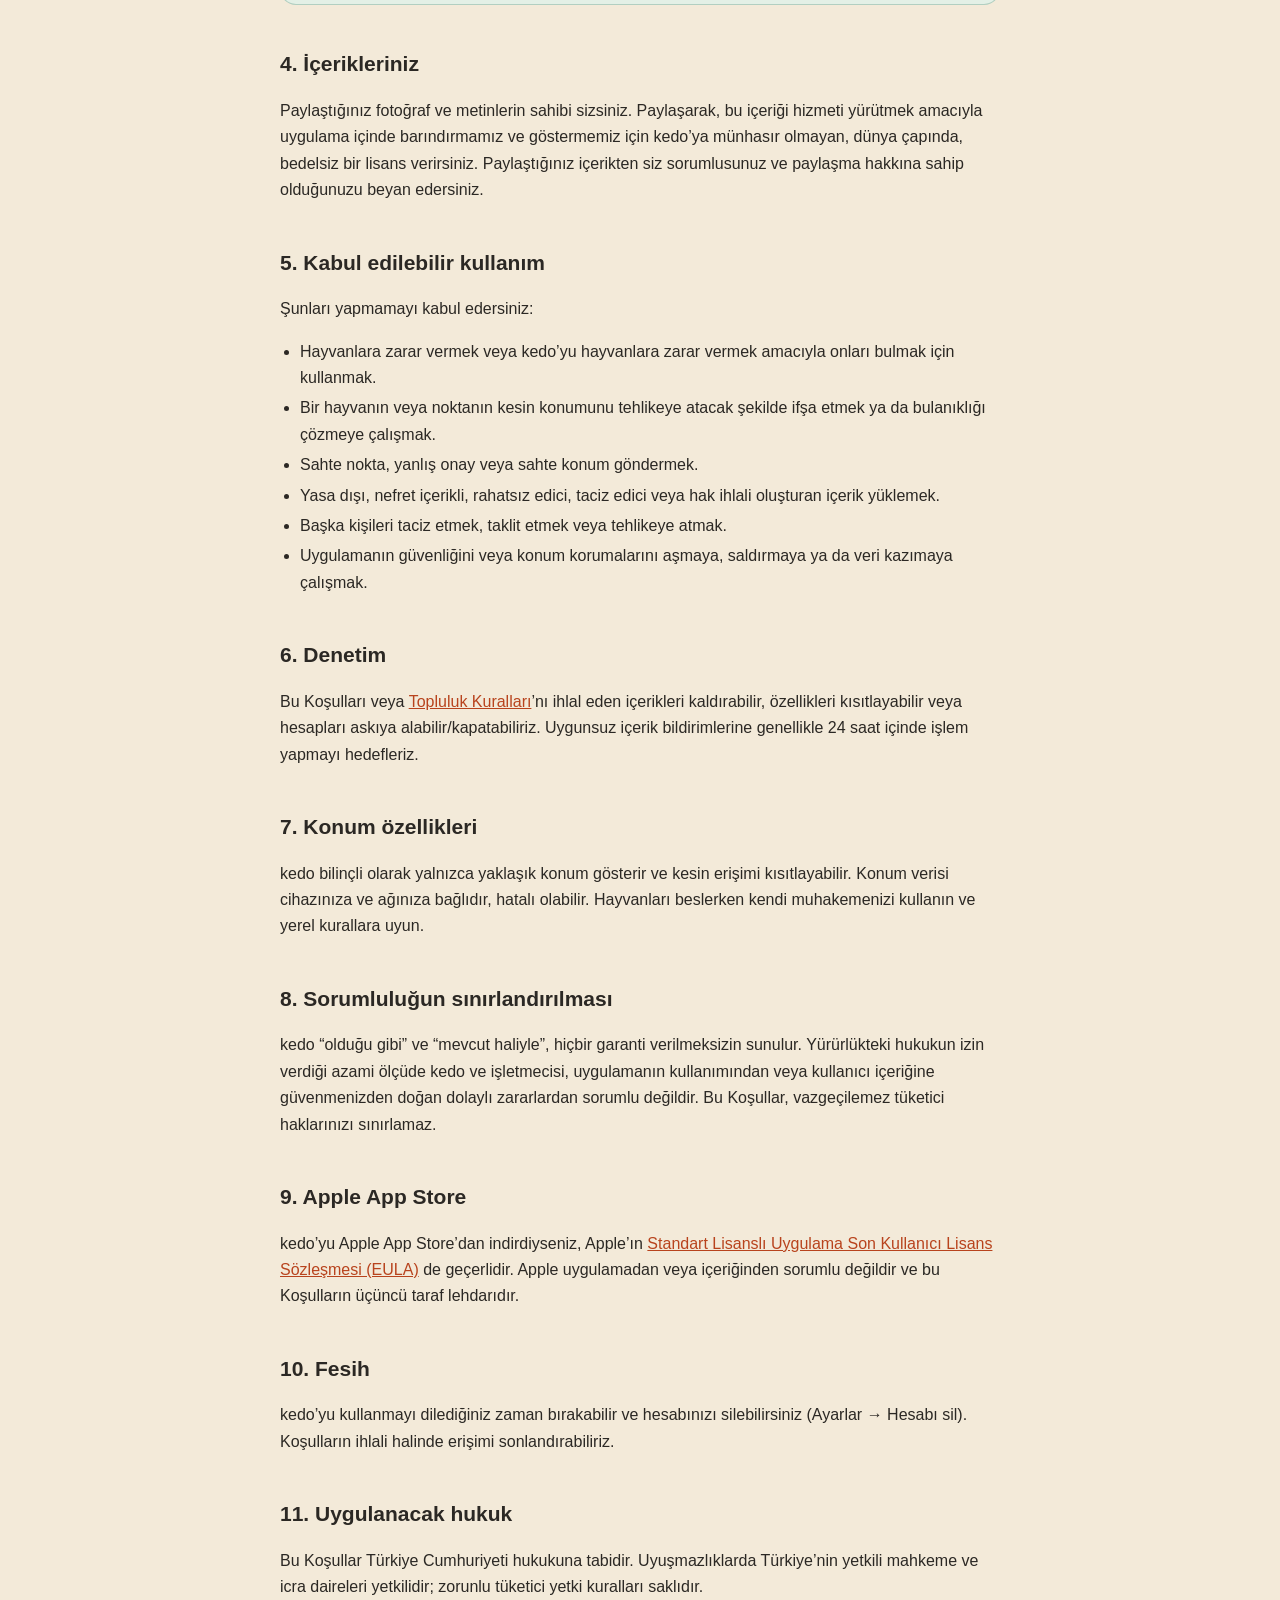
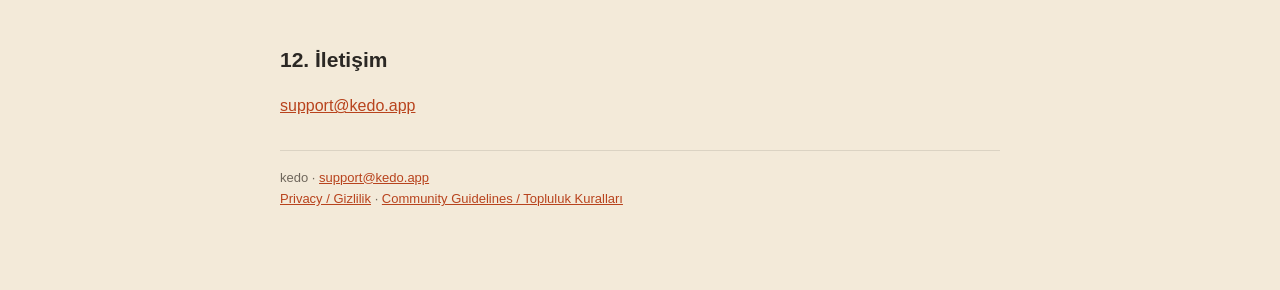
<file: terms.html>
<!DOCTYPE html>
<html lang="en">
<head>
<meta charset="utf-8" />
<meta name="viewport" content="width=device-width, initial-scale=1" />
<title>kedo — Terms of Service / Kullanım Koşulları</title>
<link rel="stylesheet" href="style.css" />
</head>
<body>
<div class="wrap">
  <header class="site"><span class="brand">kedo<small>terms</small></span></header>
  <nav class="top">
    <a href="index.html">← Home</a>
    <a href="privacy.html">Privacy</a>
    <a href="terms.html">Terms</a>
    <a href="guidelines.html">Guidelines</a>
  </nav>

  <p class="lang"><a href="#tr">🇹🇷 Türkçe için tıklayın ↓</a></p>

  <!-- ENGLISH -->
  <h1 id="en">Terms of Service</h1>
  <p class="updated">Last updated: 27 June 2026 · <span class="pill">EN</span></p>

  <p>Welcome to kedo. By creating an account or using the app you agree to these Terms. If you do not
  agree, please don’t use kedo.</p>

  <h2>1. What kedo is</h2>
  <p>kedo is a community app for mapping and caring for street-animal feeding stations. Information in the
  app is contributed by users and is provided “as is”, without any guarantee of accuracy.</p>

  <h2>2. Who can use it</h2>
  <p>You must be at least 13 years old (or the minimum digital-consent age in your country) to use kedo.</p>

  <h2>3. The no-harm pledge</h2>
  <div class="callout"><strong>This is the heart of kedo.</strong> You promise to protect street animals
  and never use the app — or any information in it — to harm, capture, remove, poison or distress any
  animal, or to enable anyone else to do so. Breaking this pledge results in an immediate, permanent ban.</div>

  <h2>4. Your content</h2>
  <p>You keep ownership of the photos and text you post. By posting, you grant kedo a non-exclusive,
  worldwide, royalty-free licence to host and display that content within the app for the purpose of
  running the service. You are responsible for what you post and confirm you have the right to post it.</p>

  <h2>5. Acceptable use</h2>
  <p>You agree not to:</p>
  <ul>
    <li>Harm animals or use kedo to locate animals in order to harm them.</li>
    <li>Reveal or attempt to de-blur the precise location of an animal or spot to endanger it.</li>
    <li>Submit fake stations, false confirmations, or spoofed locations.</li>
    <li>Upload illegal, hateful, graphic, harassing or infringing content.</li>
    <li>Harass, impersonate, or endanger other people.</li>
    <li>Scrape, attack, or attempt to bypass the app’s security or location protections.</li>
  </ul>

  <h2>6. Moderation</h2>
  <p>We may remove content, restrict features, or suspend/terminate accounts that violate these Terms or
  the <a href="guidelines.html">Community Guidelines</a>. We aim to act on reports of objectionable
  content promptly (typically within 24 hours).</p>

  <h2>7. Location features</h2>
  <p>kedo deliberately shows only approximate locations and may gate precise access. Location data depends
  on your device and network and may be inaccurate. Always use your own judgement when feeding animals
  and respect local rules.</p>

  <h2>8. Disclaimer & liability</h2>
  <p>kedo is provided “as is” and “as available”, without warranties of any kind. To the maximum extent
  permitted by law, kedo and its operator are not liable for any indirect or consequential damages arising
  from your use of the app or reliance on user-contributed information. Nothing in these Terms limits
  rights you have under Turkish consumer law that cannot be waived.</p>

  <h2>9. Apple App Store</h2>
  <p>If you downloaded kedo from the Apple App Store, the Apple
  <a href="https://www.apple.com/legal/internet-services/itunes/dev/stdeula/">Licensed Application End User
  License Agreement (EULA)</a> also applies. Apple is not responsible for the app or its content, and Apple
  is a third-party beneficiary of these Terms with the right to enforce them.</p>

  <h2>10. Termination</h2>
  <p>You can stop using kedo and delete your account at any time (Settings → Delete account). We may
  terminate access for violations of these Terms.</p>

  <h2>11. Governing law</h2>
  <p>These Terms are governed by the laws of the Republic of Türkiye. Disputes are subject to the competent
  courts and execution offices of Türkiye, without prejudice to mandatory consumer-protection venues.</p>

  <h2>12. Contact</h2>
  <p><a href="mailto:support@kedo.app">support@kedo.app</a></p>

  <hr class="div" />

  <!-- TÜRKÇE -->
  <h1 id="tr">Kullanım Koşulları</h1>
  <p class="updated">Son güncelleme: 27 Haziran 2026 · <span class="pill">TR</span></p>

  <p>kedo’ya hoş geldiniz. Hesap oluşturarak veya uygulamayı kullanarak bu Koşulları kabul etmiş
  olursunuz. Kabul etmiyorsanız lütfen kedo’yu kullanmayın.</p>

  <h2>1. kedo nedir</h2>
  <p>kedo, sokak hayvanı besleme noktalarını haritalamak ve onlara bakmak için bir topluluk uygulamasıdır.
  Uygulamadaki bilgiler kullanıcılar tarafından girilir ve doğruluğu garanti edilmeksizin “olduğu gibi”
  sunulur.</p>

  <h2>2. Kimler kullanabilir</h2>
  <p>kedo’yu kullanmak için en az 13 yaşında (veya ülkenizdeki asgari dijital rıza yaşında) olmalısınız.</p>

  <h2>3. Zarar vermeme taahhüdü</h2>
  <div class="callout"><strong>kedo’nun kalbi budur.</strong> Sokak hayvanlarını koruyacağınıza; uygulamayı
  veya içindeki hiçbir bilgiyi bir hayvana zarar vermek, onu yakalamak, yerinden etmek, zehirlemek veya
  tedirgin etmek için ya da başkasının bunu yapmasına olanak tanımak için kullanmayacağınıza söz verirsiniz.
  Bu taahhüdün ihlali, kalıcı ve anında hesap kapatma ile sonuçlanır.</div>

  <h2>4. İçerikleriniz</h2>
  <p>Paylaştığınız fotoğraf ve metinlerin sahibi sizsiniz. Paylaşarak, bu içeriği hizmeti yürütmek
  amacıyla uygulama içinde barındırmamız ve göstermemiz için kedo’ya münhasır olmayan, dünya çapında,
  bedelsiz bir lisans verirsiniz. Paylaştığınız içerikten siz sorumlusunuz ve paylaşma hakkına sahip
  olduğunuzu beyan edersiniz.</p>

  <h2>5. Kabul edilebilir kullanım</h2>
  <p>Şunları yapmamayı kabul edersiniz:</p>
  <ul>
    <li>Hayvanlara zarar vermek veya kedo’yu hayvanlara zarar vermek amacıyla onları bulmak için kullanmak.</li>
    <li>Bir hayvanın veya noktanın kesin konumunu tehlikeye atacak şekilde ifşa etmek ya da bulanıklığı çözmeye çalışmak.</li>
    <li>Sahte nokta, yanlış onay veya sahte konum göndermek.</li>
    <li>Yasa dışı, nefret içerikli, rahatsız edici, taciz edici veya hak ihlali oluşturan içerik yüklemek.</li>
    <li>Başka kişileri taciz etmek, taklit etmek veya tehlikeye atmak.</li>
    <li>Uygulamanın güvenliğini veya konum korumalarını aşmaya, saldırmaya ya da veri kazımaya çalışmak.</li>
  </ul>

  <h2>6. Denetim</h2>
  <p>Bu Koşulları veya <a href="guidelines.html">Topluluk Kuralları</a>’nı ihlal eden içerikleri
  kaldırabilir, özellikleri kısıtlayabilir veya hesapları askıya alabilir/kapatabiliriz. Uygunsuz içerik
  bildirimlerine genellikle 24 saat içinde işlem yapmayı hedefleriz.</p>

  <h2>7. Konum özellikleri</h2>
  <p>kedo bilinçli olarak yalnızca yaklaşık konum gösterir ve kesin erişimi kısıtlayabilir. Konum verisi
  cihazınıza ve ağınıza bağlıdır, hatalı olabilir. Hayvanları beslerken kendi muhakemenizi kullanın ve
  yerel kurallara uyun.</p>

  <h2>8. Sorumluluğun sınırlandırılması</h2>
  <p>kedo “olduğu gibi” ve “mevcut haliyle”, hiçbir garanti verilmeksizin sunulur. Yürürlükteki hukukun
  izin verdiği azami ölçüde kedo ve işletmecisi, uygulamanın kullanımından veya kullanıcı içeriğine
  güvenmenizden doğan dolaylı zararlardan sorumlu değildir. Bu Koşullar, vazgeçilemez tüketici haklarınızı
  sınırlamaz.</p>

  <h2>9. Apple App Store</h2>
  <p>kedo’yu Apple App Store’dan indirdiyseniz, Apple’ın
  <a href="https://www.apple.com/legal/internet-services/itunes/dev/stdeula/">Standart Lisanslı Uygulama
  Son Kullanıcı Lisans Sözleşmesi (EULA)</a> de geçerlidir. Apple uygulamadan veya içeriğinden sorumlu
  değildir ve bu Koşulların üçüncü taraf lehdarıdır.</p>

  <h2>10. Fesih</h2>
  <p>kedo’yu kullanmayı dilediğiniz zaman bırakabilir ve hesabınızı silebilirsiniz (Ayarlar → Hesabı sil).
  Koşulların ihlali halinde erişimi sonlandırabiliriz.</p>

  <h2>11. Uygulanacak hukuk</h2>
  <p>Bu Koşullar Türkiye Cumhuriyeti hukukuna tabidir. Uyuşmazlıklarda Türkiye’nin yetkili mahkeme ve icra
  daireleri yetkilidir; zorunlu tüketici yetki kuralları saklıdır.</p>

  <h2>12. İletişim</h2>
  <p><a href="mailto:support@kedo.app">support@kedo.app</a></p>

  <footer>
    kedo · <a href="mailto:support@kedo.app">support@kedo.app</a><br/>
    <a href="privacy.html">Privacy / Gizlilik</a> · <a href="guidelines.html">Community Guidelines / Topluluk Kuralları</a>
  </footer>
</div>
</body>
</html>
</file>
<file: style.css>
/* kedo legal pages — cream + coral, plain and readable */
:root{
  --bg:#F3EAD9; --card:#FCF8EF; --ink:#2B2824; --muted:#6f675c;
  --coral:#D4572A; --coral-dark:#B8431D; --green:#1F6B4F; --line:rgba(43,40,36,.12);
}
*{box-sizing:border-box}
html{scroll-behavior:smooth}
body{
  margin:0; background:var(--bg); color:var(--ink);
  font-family:-apple-system,BlinkMacSystemFont,"Segoe UI",Roboto,Helvetica,Arial,sans-serif;
  line-height:1.65; font-size:16px;
}
.wrap{max-width:760px; margin:0 auto; padding:28px 20px 80px}
header.site{display:flex; align-items:center; gap:12px; padding:18px 0 8px}
header.site .ears{font-size:0; line-height:0}
.brand{font-weight:800; font-size:26px; letter-spacing:-.5px; color:var(--coral)}
.brand small{display:block; font-size:12px; font-weight:700; color:var(--muted); letter-spacing:0}
nav.top{display:flex; flex-wrap:wrap; gap:8px; margin:14px 0 22px}
nav.top a{
  text-decoration:none; color:var(--ink); background:var(--card); border:1px solid var(--line);
  padding:7px 13px; border-radius:14px; font-weight:700; font-size:13px;
}
nav.top a:hover{border-color:var(--coral); color:var(--coral)}
.lang{float:right; font-size:13px}
.lang a{color:var(--coral); font-weight:700; text-decoration:none}
h1{font-size:30px; letter-spacing:-.5px; margin:18px 0 4px}
h2{font-size:21px; margin:34px 0 6px; padding-top:8px}
h3{font-size:16px; margin:20px 0 4px; color:var(--coral-dark)}
.updated{color:var(--muted); font-size:13px; margin:0 0 6px}
.card{background:var(--card); border:1px solid var(--line); border-radius:18px; padding:16px 18px; margin:18px 0}
.callout{background:#E3F0E6; border:1px solid rgba(31,107,79,.25); border-radius:16px; padding:14px 16px; margin:18px 0}
.callout strong{color:var(--green)}
table{width:100%; border-collapse:collapse; margin:12px 0; font-size:14.5px}
th,td{text-align:left; vertical-align:top; padding:9px 10px; border-bottom:1px solid var(--line)}
th{color:var(--coral-dark)}
a{color:var(--coral-dark)}
ul{padding-left:20px} li{margin:4px 0}
hr.div{border:none; border-top:2px dashed var(--line); margin:48px 0}
footer{color:var(--muted); font-size:13px; margin-top:30px; border-top:1px solid var(--line); padding-top:16px}
.pill{display:inline-block; background:#FBE3DA; color:var(--coral-dark); font-weight:800; font-size:11px; padding:3px 9px; border-radius:10px; letter-spacing:.3px}
</file>
